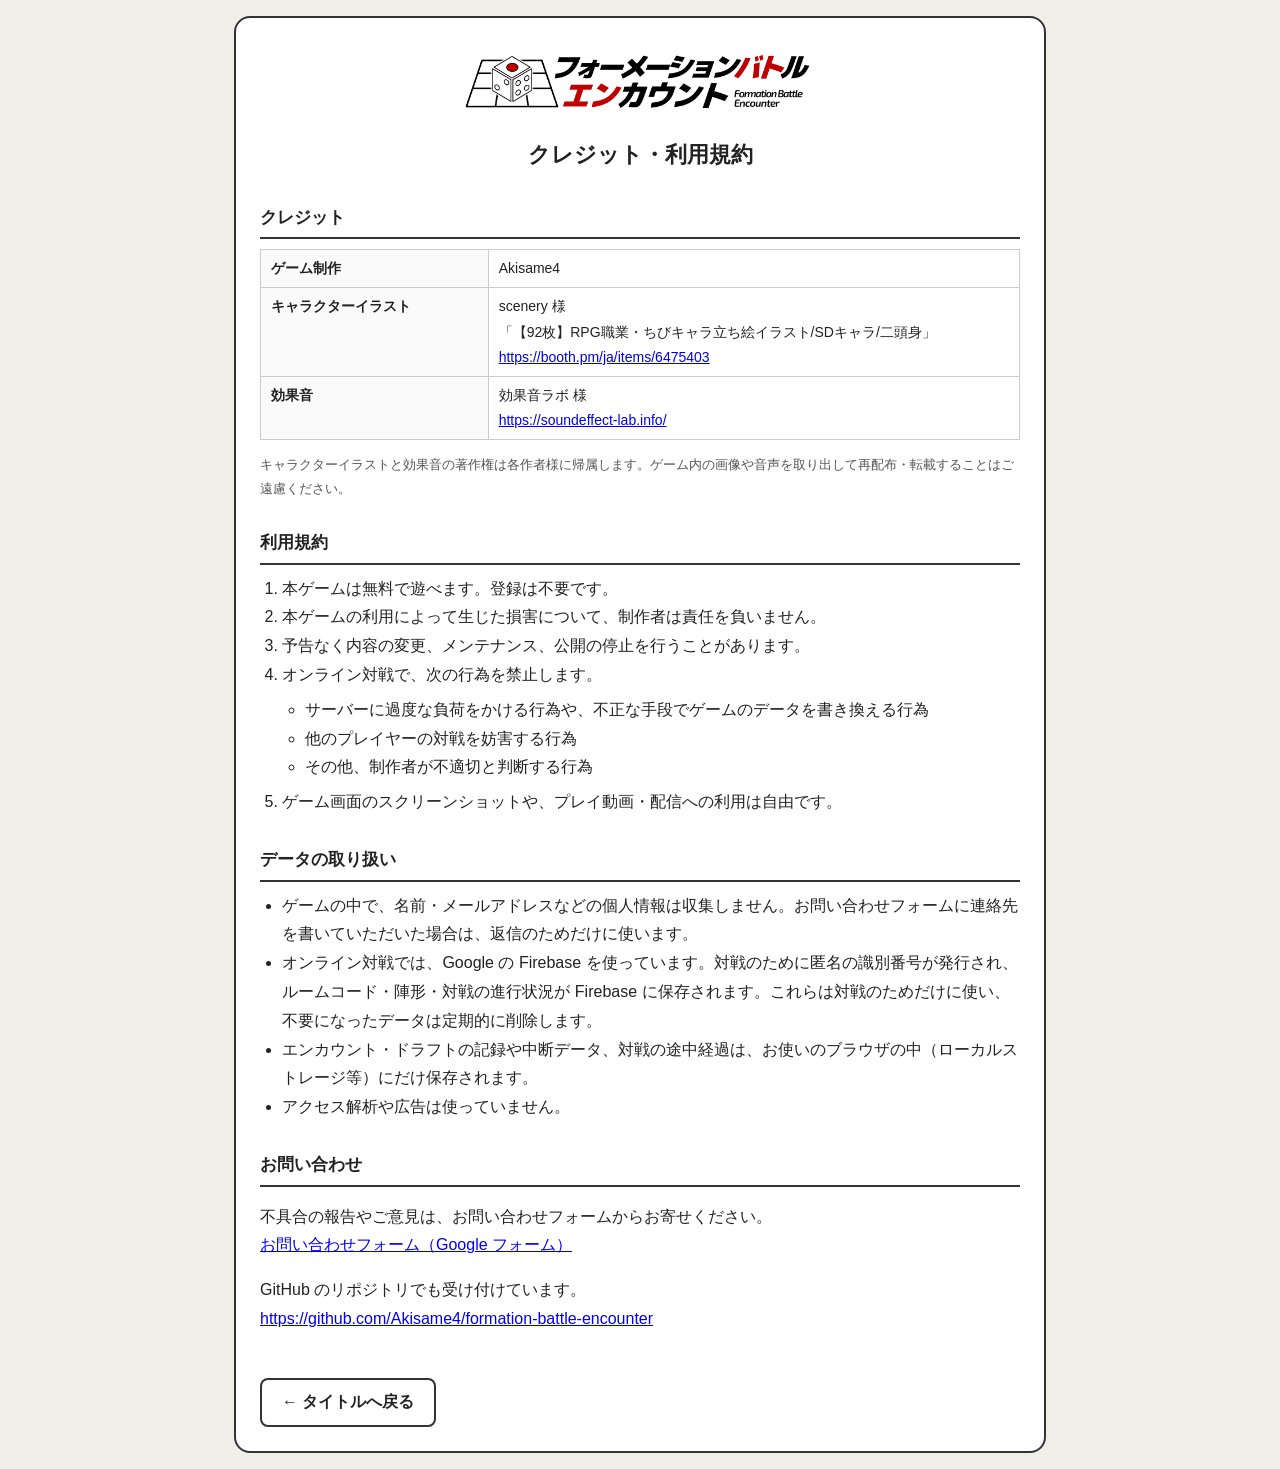
<file: about.html>
<!DOCTYPE html>
<html lang="ja">
<head>
  <meta charset="UTF-8">
  <meta name="viewport" content="width=device-width, initial-scale=1">
  <title>クレジット・利用規約 | フォーメーションバトル・エンカウント</title>
  <meta name="description" content="フォーメーションバトル・エンカウントのクレジット、利用規約、データの取り扱いについて。">
  <link rel="canonical" href="https://akisame4.github.io/formation-battle-encounter/about.html">
  <link rel="icon" href="assets/favicon.ico" sizes="any">
  <link rel="icon" type="image/png" href="assets/favicon-32.png" sizes="32x32">
  <link rel="apple-touch-icon" href="assets/apple-touch-icon.png">
  <style>
    body {
      font-family: sans-serif;
      background: #f0eee8;
      color: #222;
      margin: 0;
      padding: 16px;
      line-height: 1.8;
    }
    .about-box {
      max-width: 760px;
      margin: 0 auto;
      background: #fff;
      border: 2px solid #333;
      border-radius: 16px;
      padding: 24px;
    }
    .about-box img.logo {
      display: block;
      width: min(360px, 100%);
      margin: 0 auto 8px;
    }
    h1 {
      font-size: 22px;
      text-align: center;
      margin: 0 0 16px;
    }
    h2 {
      font-size: 17px;
      border-bottom: 2px solid #333;
      padding-bottom: 4px;
      margin: 28px 0 10px;
    }
    ul, ol {
      padding-left: 1.4em;
      margin: 6px 0;
    }
    .credit-table {
      width: 100%;
      border-collapse: collapse;
      font-size: 14px;
    }
    .credit-table th,
    .credit-table td {
      border: 1px solid #ccc;
      padding: 6px 10px;
      text-align: left;
      vertical-align: top;
    }
    .credit-table th {
      background: #fafafa;
      width: 30%;
    }
    .note {
      font-size: 13px;
      color: #555;
    }
    .back-link {
      display: inline-block;
      margin-top: 28px;
      padding: 8px 20px;
      border: 2px solid #333;
      border-radius: 8px;
      color: #222;
      text-decoration: none;
      font-weight: bold;
    }
    .back-link:hover {
      background: #f0eee8;
    }
  </style>
</head>
<body>
  <div class="about-box">
    <img class="logo" src="assets/logo.png?v=2" alt="フォーメーションバトルエンカウント">
    <h1>クレジット・利用規約</h1>

    <h2>クレジット</h2>
    <table class="credit-table">
      <tr>
        <th>ゲーム制作</th>
        <td>Akisame4</td>
      </tr>
      <tr>
        <th>キャラクターイラスト</th>
        <td>
          scenery 様<br>
          「【92枚】RPG職業・ちびキャラ立ち絵イラスト/SDキャラ/二頭身」<br>
          <a href="https://booth.pm/ja/items/6475403" target="_blank" rel="noopener">https://booth.pm/ja/items/6475403</a>
        </td>
      </tr>
      <tr>
        <th>効果音</th>
        <td>
          効果音ラボ 様<br>
          <a href="https://soundeffect-lab.info/" target="_blank" rel="noopener">https://soundeffect-lab.info/</a>
        </td>
      </tr>
    </table>
    <p class="note">
      キャラクターイラストと効果音の著作権は各作者様に帰属します。ゲーム内の画像や音声を取り出して再配布・転載することはご遠慮ください。
    </p>

    <h2>利用規約</h2>
    <ol>
      <li>本ゲームは無料で遊べます。登録は不要です。</li>
      <li>本ゲームの利用によって生じた損害について、制作者は責任を負いません。</li>
      <li>予告なく内容の変更、メンテナンス、公開の停止を行うことがあります。</li>
      <li>オンライン対戦で、次の行為を禁止します。
        <ul>
          <li>サーバーに過度な負荷をかける行為や、不正な手段でゲームのデータを書き換える行為</li>
          <li>他のプレイヤーの対戦を妨害する行為</li>
          <li>その他、制作者が不適切と判断する行為</li>
        </ul>
      </li>
      <li>ゲーム画面のスクリーンショットや、プレイ動画・配信への利用は自由です。</li>
    </ol>

    <h2>データの取り扱い</h2>
    <ul>
      <li>ゲームの中で、名前・メールアドレスなどの個人情報は収集しません。お問い合わせフォームに連絡先を書いていただいた場合は、返信のためだけに使います。</li>
      <li>オンライン対戦では、Google の Firebase を使っています。対戦のために匿名の識別番号が発行され、ルームコード・陣形・対戦の進行状況が Firebase に保存されます。これらは対戦のためだけに使い、不要になったデータは定期的に削除します。</li>
      <li>エンカウント・ドラフトの記録や中断データ、対戦の途中経過は、お使いのブラウザの中（ローカルストレージ等）にだけ保存されます。</li>
      <li>アクセス解析や広告は使っていません。</li>
    </ul>

    <h2>お問い合わせ</h2>
    <p>
      不具合の報告やご意見は、お問い合わせフォームからお寄せください。<br>
      <a href="https://forms.gle/DiPU7HfpwjBNk41s8" target="_blank" rel="noopener">お問い合わせフォーム（Google フォーム）</a>
    </p>
    <p>
      GitHub のリポジトリでも受け付けています。<br>
      <a href="https://github.com/Akisame4/formation-battle-encounter" target="_blank" rel="noopener">https://github.com/Akisame4/formation-battle-encounter</a>
    </p>

    <a class="back-link" href="./">← タイトルへ戻る</a>
  </div>
</body>
</html>
</file>
